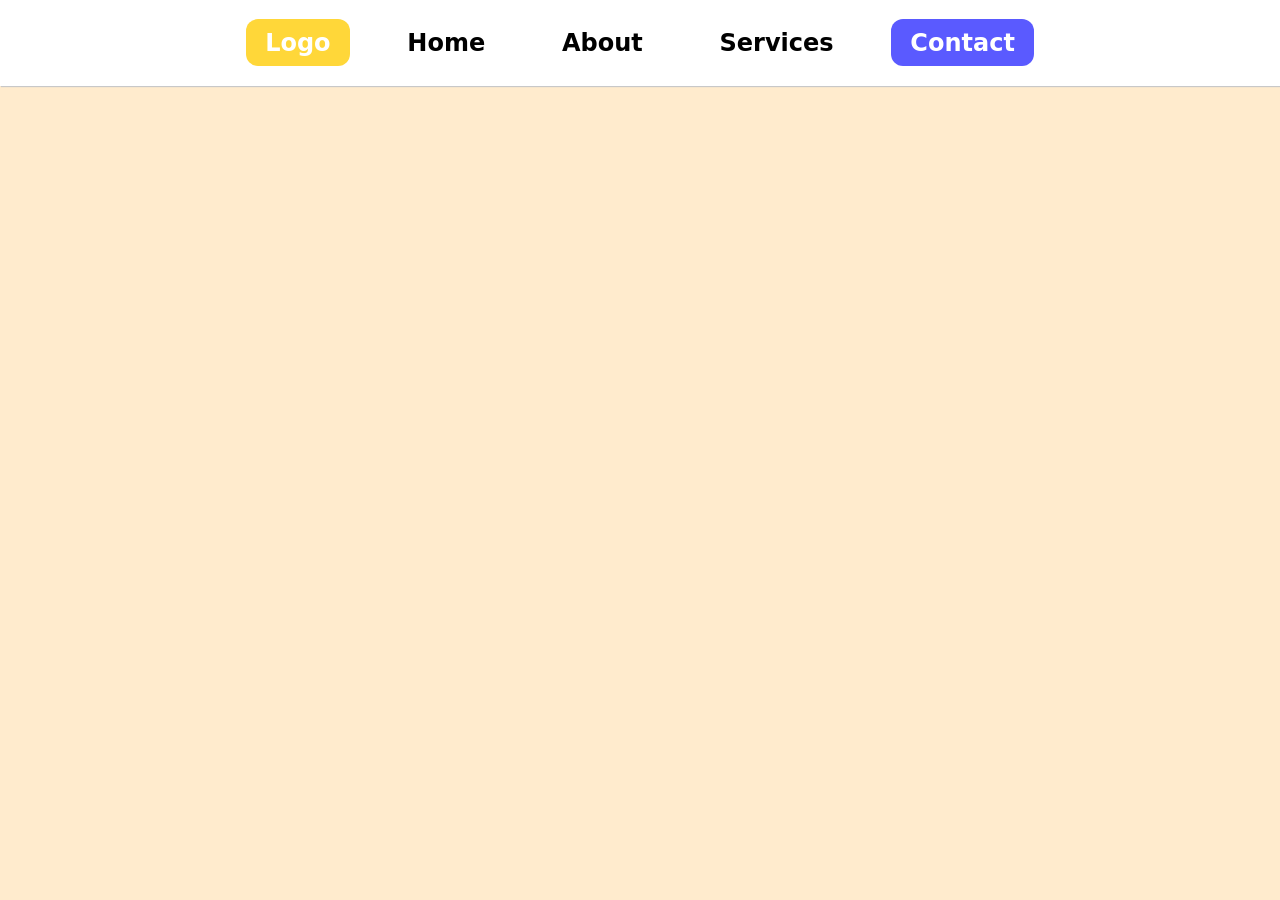
<file: Ex1/index.html>
<!DOCTYPE html>
<html lang="pt-br">

<head>
    <meta charset="UTF-8">
    <meta name="viewport" content="width=device-width, initial-scale=1.0">
    <title>Programação para internet I - Lista 2 / Exercicio 1</title>
    <link rel="stylesheet" href="style.css">
</head>

<body>
    <header>
        <a href="" id="hd-logo">Logo</a>
        <a href="">Home</a>
        <a href="">About</a>
        <a href="">Services</a>
        <a href="" id="hd-contact">Contact</a>
    </header>
</body>

</html>
</file>
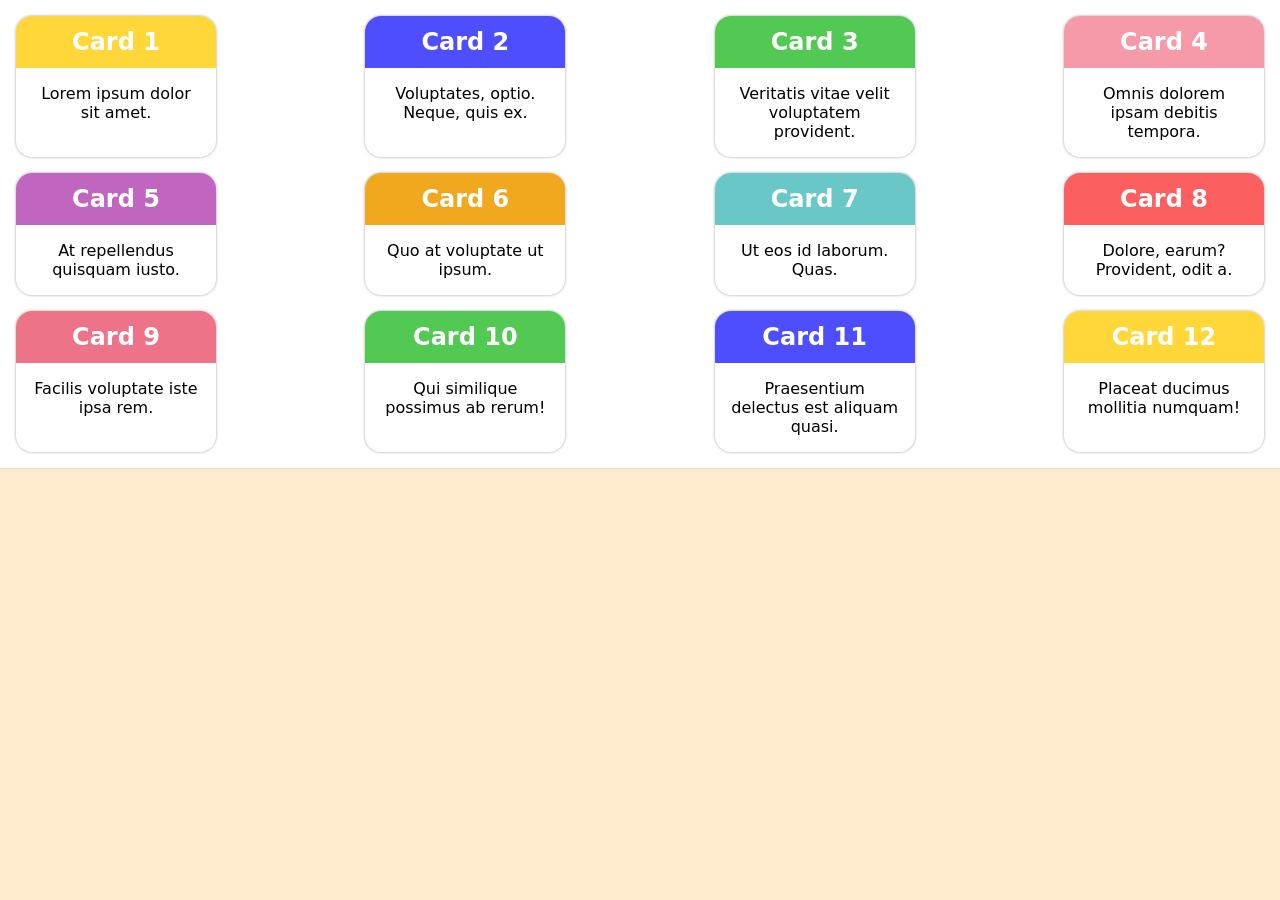
<file: Ex2/index.html>
<!DOCTYPE html>
<html lang="pt-br">
<head>
    <meta charset="UTF-8">
    <meta name="viewport" content="width=device-width, initial-scale=1.0">
    <title>Programação para internet I - Lista 2 / Exercicio 2</title>
    <link rel="stylesheet" href="style.css">
</head>
<body>
    <main>
        <div class="card">
            <h3 id="title-card-1">Card 1</h3>
            <p>Lorem ipsum dolor sit amet.</p>
        </div>
        <div class="card">
            <h3 id="title-card-2">Card 2</h3>
            <p>Voluptates, optio. Neque, quis ex.</p>
        </div>
        <div class="card">
            <h3 id="title-card-3">Card 3</h3>
            <p>Veritatis vitae velit voluptatem provident.</p>
        </div>
        <div class="card">
            <h3 id="title-card-4">Card 4</h3>
            <p>Omnis dolorem ipsam debitis tempora.</p>
        </div>
        <div class="card">
            <h3 id="title-card-5">Card 5</h3>
            <p>At repellendus quisquam iusto.</p>
        </div>
        <div class="card">
            <h3 id="title-card-6">Card 6</h3>
            <p>Quo at voluptate ut ipsum.</p>
        </div>
        <div class="card">
            <h3 id="title-card-7">Card 7</h3>
            <p>Ut eos id laborum. Quas.</p>
        </div>
        <div class="card">
            <h3 id="title-card-8">Card 8</h3>
            <p>Dolore, earum? Provident, odit a.</p>
        </div>
        <div class="card">
            <h3 id="title-card-9">Card 9</h3>
            <p>Facilis voluptate iste ipsa rem.</p>
        </div>
        <div class="card">
            <h3 id="title-card-10">Card 10</h3>
            <p>Qui similique possimus ab rerum!</p>
        </div>
        <div class="card">
            <h3 id="title-card-11">Card 11</h3>
            <p>Praesentium delectus est aliquam quasi.</p>
        </div>
        <div class="card">
            <h3 id="title-card-12">Card 12</h3>
            <p>Placeat ducimus mollitia numquam!</p>
        </div>
    </main>
</body>
</html>
</file>
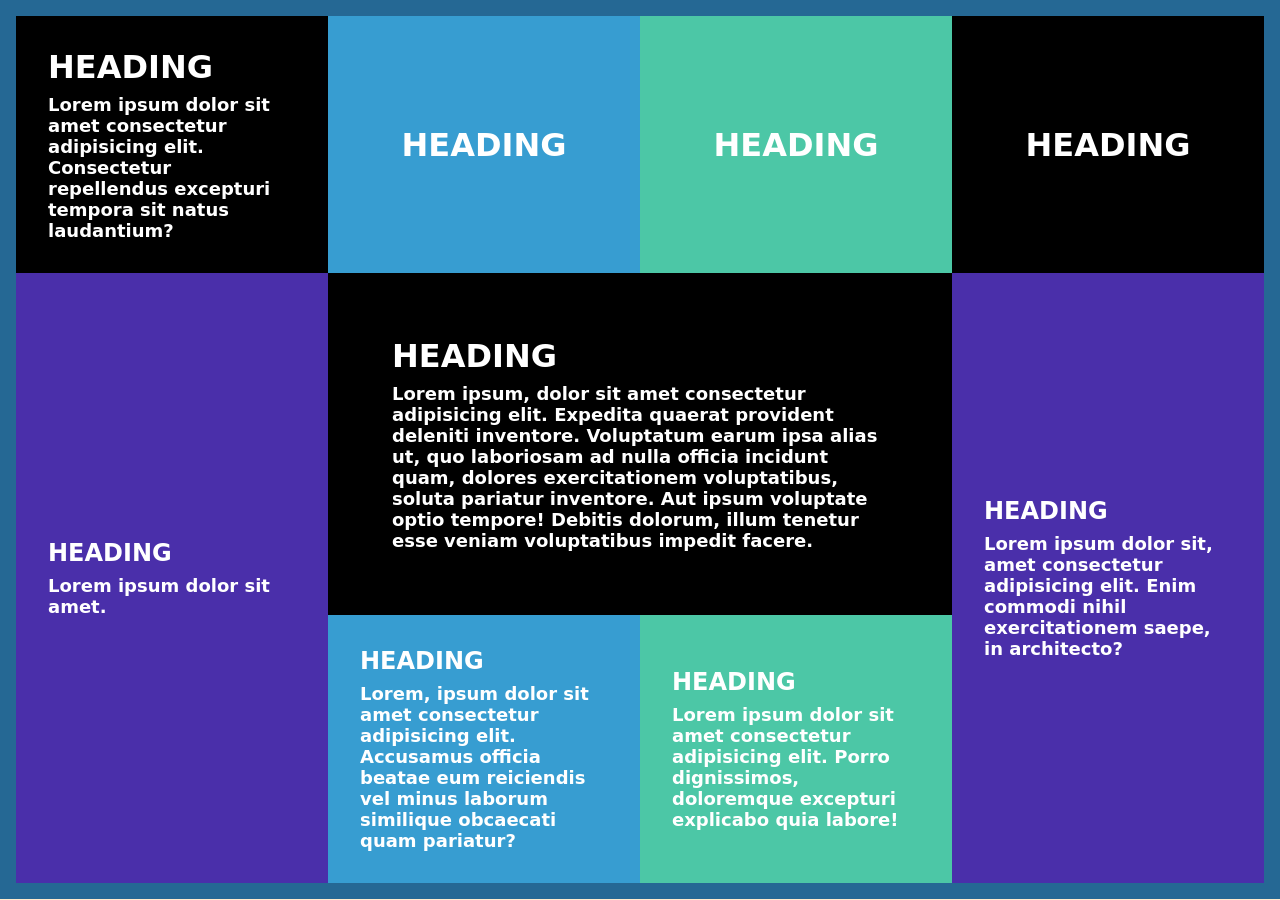
<file: Ex4/index.html>
<!DOCTYPE html>
<html lang="pt-br">

<head>
    <meta charset="UTF-8">
    <meta name="viewport" content="width=device-width, initial-scale=1.0">
    <title>Programação para internet I - Lista 2 / Exercicio 4</title>
    <link rel="stylesheet" href="style.css">
</head>

<body>
    <div class="body">
        <header>
            <div class="heading black">
                <div class="content">
                    <h1>HEADING</h1>
                    <p>Lorem ipsum dolor sit amet consectetur adipisicing elit. Consectetur repellendus excepturi
                        tempora
                        sit
                        natus laudantium?</p>
                </div>
            </div>
            <div class="heading no-text blue">
                <div class="content">
                    <h1>HEADING</h1>
                </div>
            </div>
            <div class="heading no-text green">
                <div class="content">
                    <h1>HEADING</h1>
                </div>
            </div>
            <div class="heading no-text black">
                <div class="content">
                    <h1>HEADING</h1>
                </div>
            </div>
        </header>

        <aside class="left darkblue">
            <div class="heading">
                <div class="content">
                    <h1>HEADING</h1>
                    <p>Lorem ipsum dolor sit amet.</p>
                </div>
            </div>
        </aside>

        <main class="black">
            <div class="heading">
                <div class="content">
                    <h1>HEADING</h1>
                    <p>Lorem ipsum, dolor sit amet consectetur adipisicing elit. Expedita quaerat provident deleniti
                        inventore.
                        Voluptatum earum ipsa alias ut, quo laboriosam ad nulla officia incidunt quam, dolores
                        exercitationem
                        voluptatibus, soluta pariatur inventore. Aut ipsum voluptate optio tempore! Debitis dolorum,
                        illum
                        tenetur
                        esse veniam voluptatibus impedit facere.</p>
                </div>
            </div>
        </main>

        <aside class="right darkblue">
            <div class="heading">
                <div class="content">
                    <h1>HEADING</h1>
                    <p>Lorem ipsum dolor sit, amet consectetur adipisicing elit. Enim commodi nihil exercitationem
                        saepe, in
                        architecto?</p>
                </div>
            </div>
        </aside>

        <section>
            <div class="heading blue">
                <div class="content">
                    <h1>HEADING</h1>
                    <p>Lorem, ipsum dolor sit amet consectetur adipisicing elit. Accusamus officia beatae eum reiciendis
                        vel
                        minus laborum similique obcaecati quam pariatur?</p>
                </div>
            </div>
            <div class="heading green">
                <div class="content">
                    <h1>HEADING</h1>
                    <p>Lorem ipsum dolor sit amet consectetur adipisicing elit. Porro dignissimos, doloremque excepturi
                        explicabo quia labore!</p>
                </div>
            </div>
        </section>
    </div>
</body>

</html>
</file>
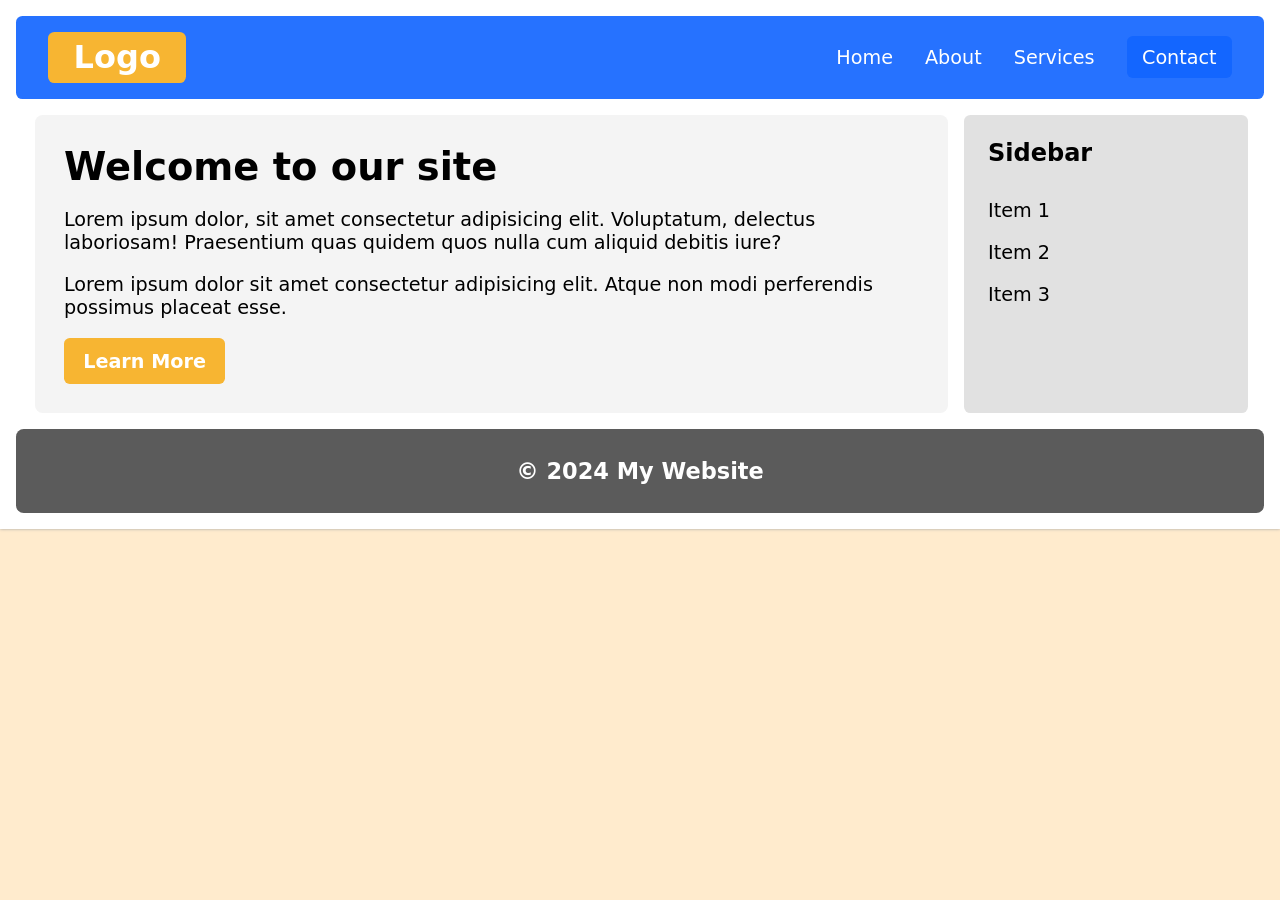
<file: Ex5/index.html>
<!DOCTYPE html>
<html lang="pt-br">

<head>
    <meta charset="UTF-8">
    <meta name="viewport" content="width=device-width, initial-scale=1.0">
    <title>Programação para internet I - Lista 2 / Exercicio 5</title>
    <link rel="stylesheet" href="style.css">
</head>

<body>
    <div id="body">
        <header>
            <h1 id="header-logo">Logo</h1>
            <a href="">Home</a>
            <a href="">About</a>
            <a href="">Services</a>
            <a href="" id="header-contact">Contact</a>
        </header>

        <main>
            <h1>Welcome to our site</h1>
            <p>
                Lorem ipsum dolor, sit amet consectetur adipisicing elit.
                Voluptatum, delectus laboriosam! Praesentium quas
                quidem quos nulla cum aliquid debitis iure?
            </p>
            <p>
                Lorem ipsum dolor sit amet consectetur adipisicing elit.
                Atque non modi perferendis possimus placeat esse.
            </p>
            <a href="" id="main-lmore">Learn More</a>
        </main>

        <aside>
            <h1>Sidebar</h1>
            <ul class="side-list">
                <li>Item 1</li>
                <li>Item 2</li>
                <li>Item 3</li>
            </ul>
        </aside>

        <footer>
            <h3>&copy; 2024 My Website</h3>
        </footer>
    </div>

</body>

</html>
</file>
<file: Ex1/style.css>
* {
    margin: 0;
    padding: 0;
    box-sizing: border-box;
}

body {
    background-color: blanchedalmond;
}

header {
    background-color: white;
    box-shadow: 1px 1px 1px rgb(200, 200, 200);

    /* Requisitos*/
    display: flex;
    justify-content: center;
    align-items: center;
}

header > * {
    font-family: system-ui, -apple-system, BlinkMacSystemFont, 'Segoe UI', Roboto, Oxygen, Ubuntu, Cantarell, 'Open Sans', 'Helvetica Neue', sans-serif;
    font-weight: bold;
    font-size: x-large;

    /* Retirando a aparencia de link */
    color: inherit;
    text-decoration: none;

    margin: 0.8em;
    padding: 0.4em 0.8em;
    border-radius: 0.5em;
}

header #hd-logo {
    background-color: rgb(255, 215, 57);
    color: white;
}

header #hd-contact {
    background-color: rgb(90, 90, 255);
    color: white;
}
</file>
<file: Ex2/style.css>
* {
    margin: 0;
    padding: 0;
    box-sizing: border-box;
}

body {
    background-color: blanchedalmond;
}

main {
    font-family: system-ui, -apple-system, BlinkMacSystemFont, 'Segoe UI', Roboto, Oxygen, Ubuntu, Cantarell, 'Open Sans', 'Helvetica Neue', sans-serif;
    background-color: white;
    box-shadow: 0 0 3px rgb(200, 200, 200);

    /* Requisitos*/
    display: flex;
    justify-content: space-between;
    align-items: stretch;
    flex-wrap: wrap;
    padding: 1em;
    gap: 1em;
    column-gap: calc((100% - 1em - 800px) / 4);
}

.card {
    width: 200px;
    align-items: stretch;
    text-align: center;
    background-color: white;
    display: flex;
    flex-direction: column;
    border-radius: 1em;
    box-shadow: 0px 0px 3px rgb(160, 160, 160);
    overflow: hidden;
}

.card h3 {
    padding: 0.5em 1em;
    color: white;
    font-size: x-large;
}

.card p {
    padding: 1em;
    flex-grow: 1;
}

#title-card-1 {
    background-color: rgb(255, 215, 57);
}

#title-card-2 {
    background-color: rgb(78, 78, 255);
}

#title-card-3 {
    background-color: rgb(82, 201, 82);
}

#title-card-4 {
    background-color: rgb(246, 154, 170);
}

#title-card-5 {
    background-color: rgb(192, 101, 192);
}

#title-card-6 {
    background-color: rgb(241, 167, 30);
}

#title-card-7 {
    background-color: rgb(106, 199, 199);
}

#title-card-8 {
    background-color: rgb(251, 95, 95);
}

#title-card-9 {
    background-color: rgb(237, 116, 136);
}

#title-card-10 {
    background-color: rgb(82, 201, 82); 
}

#title-card-11 {
    background-color: rgb(78, 78, 255);
}

#title-card-12 {
    background-color: rgb(255, 215, 57);
}
</file>
<file: Ex4/style.css>
* {
    margin: 0;
    padding: 0;
    box-sizing: border-box;
}

body {
    background-color: blanchedalmond;
}

.body {
    display: grid;
    grid-template-columns: repeat(4, 1fr);
    grid-template-areas: "header header header header"
                         "aside-left main main aside-right"
                         "aside-left section section aside-right";
    border: 1em solid rgb(37, 104, 148);
    color: white;
    font-family: system-ui, -apple-system, BlinkMacSystemFont, 'Segoe UI', Roboto, Oxygen, Ubuntu, Cantarell, 'Open Sans', 'Helvetica Neue', sans-serifS;
}


p {
    font-size: large;
    font-weight: bold;
}

.heading {
    padding: 2em;
    display: flex;
    justify-content: center;
    align-items: center;
}

.content {
    display: flex;
    flex-direction: column;
    gap: 0.5em;
}

header {
    grid-area: header;
    display: flex;
    align-items: stretch;
}

header .heading {
    flex: 1;
}

main {
    grid-area: main;
}

main .heading {
    padding: 4em;
}

section {
    grid-area: section;
    display: flex;
}

section .heading {
    flex: 1;
}

aside {
    grid-row: span 2;
    display: flex;
    justify-content: center;
    align-items: center;
}

aside .left {
    grid-area: aside-left;
}

aside .right {
    grid-area: aside-right;
}

.black {
    background-color: black;
}

.blue {
    background-color: rgb(55, 157, 209);
}

.green {
    background-color: rgb(76, 199, 166);
}

.darkblue {
    background-color: rgb(74, 47, 170);
}
</file>
<file: Ex5/style.css>
* {
    margin: 0;
    padding: 0;
    box-sizing: border-box;
}

body {
    background-color: blanchedalmond;
    font-family: system-ui, -apple-system, BlinkMacSystemFont, 'Segoe UI', Roboto, Oxygen, Ubuntu, Cantarell, 'Open Sans', 'Helvetica Neue', sans-serif;
}

#body {
    background-color: white;
    /* min-height: 100vh; */
    display: grid;
    grid-template-columns: repeat(4, 1fr);
    grid-template-rows: auto 1fr auto;
    grid-template-areas: "header header header header"
                         "main main main aside"
                         "footer footer footer footer";
    box-shadow: 0 0 3px rgb(160, 160, 160);
    padding: 1em;
    gap: 1em;
}

header {
    grid-area: header;
    background-color: rgb(38, 114, 255);
    color: white;
    display: flex;
    align-items: center;
    gap: 2em;
    padding: 1em 2em;
    border-radius: 0.4em;
}

header > a {
    text-decoration: none;
    color: inherit;
    font-size: larger;
}

header #header-logo {
    margin-right: auto;
    background-color: rgb(247, 181, 50);
    padding: 0.2em 0.8em;
    border-radius: 0.2em;
}

header #header-contact {
    background-color: rgb(19, 102, 255);
    padding: 0.5em 0.8em;
    border-radius: 0.3em;
}

main {
    grid-area: main;
    background-color: rgb(244, 244, 244);
    font-size: larger;
    border-radius: 0.4em;
    margin: 0 0 0 1em;
    padding: 1.5em;
    display: flex;
    flex-direction: column;
    gap: 1em;
}

main #main-lmore {
    margin-right: auto;
    background-color: rgb(247, 181, 50);
    padding: 0.6em 1em;
    border-radius: 0.3em;
    text-decoration: none;
    color: white;
    font-weight: bold;
}

aside {
    grid-area: aside;
    background-color: rgb(225, 225, 225);
    border-radius: 0.4em;
    margin: 0 1em 0 0;
    padding: 1.5em;
    display: flex;
    flex-direction: column;
    gap: 2em;
}

aside .side-list {
    font-size: larger;
    list-style: none ;
    display: flex;
    flex-direction: column;
    gap: 1em;
}

footer {
    grid-area: footer;
    background-color: rgb(91, 91, 91);
    color: white;
    font-size: larger;
    border-radius: 0.4em;
    padding: 1.5em;
    display: flex;
    justify-content: center;
    align-items: center;
}

/* Também funciona */
/* footer > *::before {
    content: "\00a9"; 
} */
</file>
